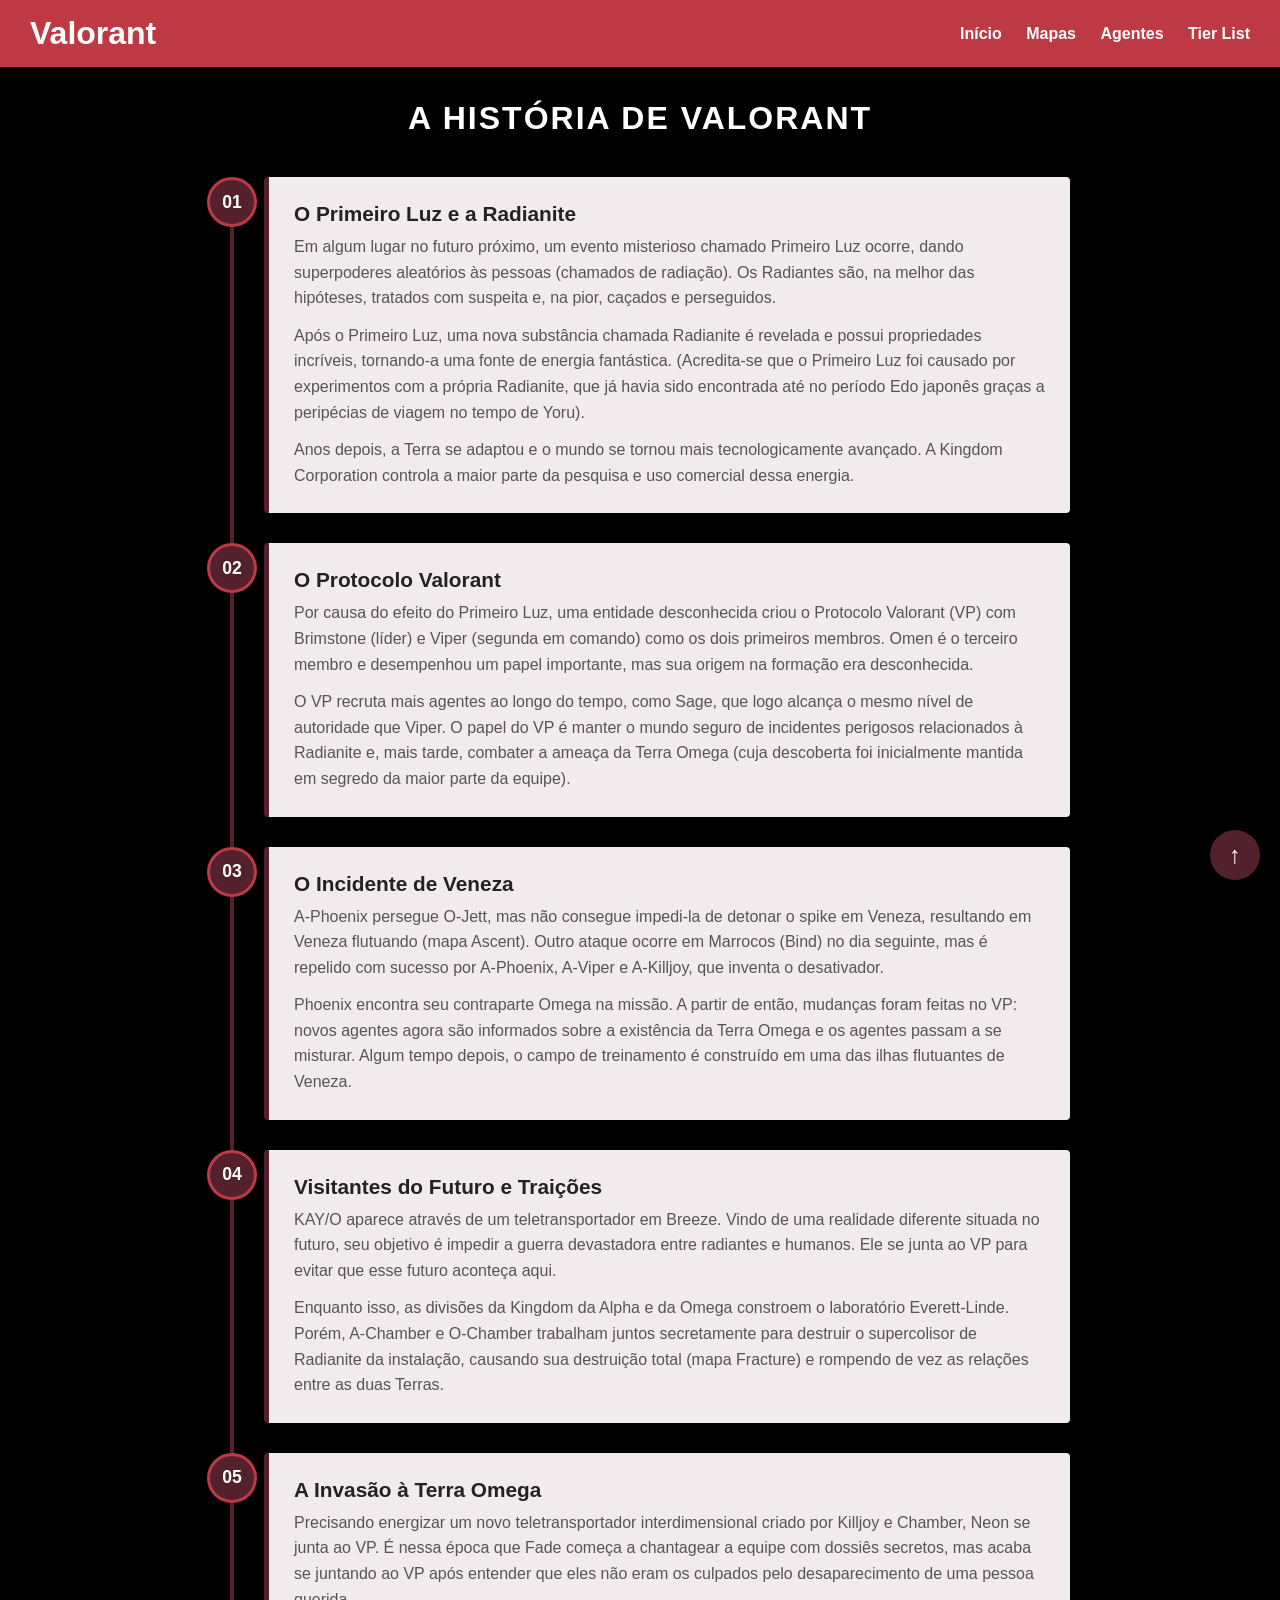
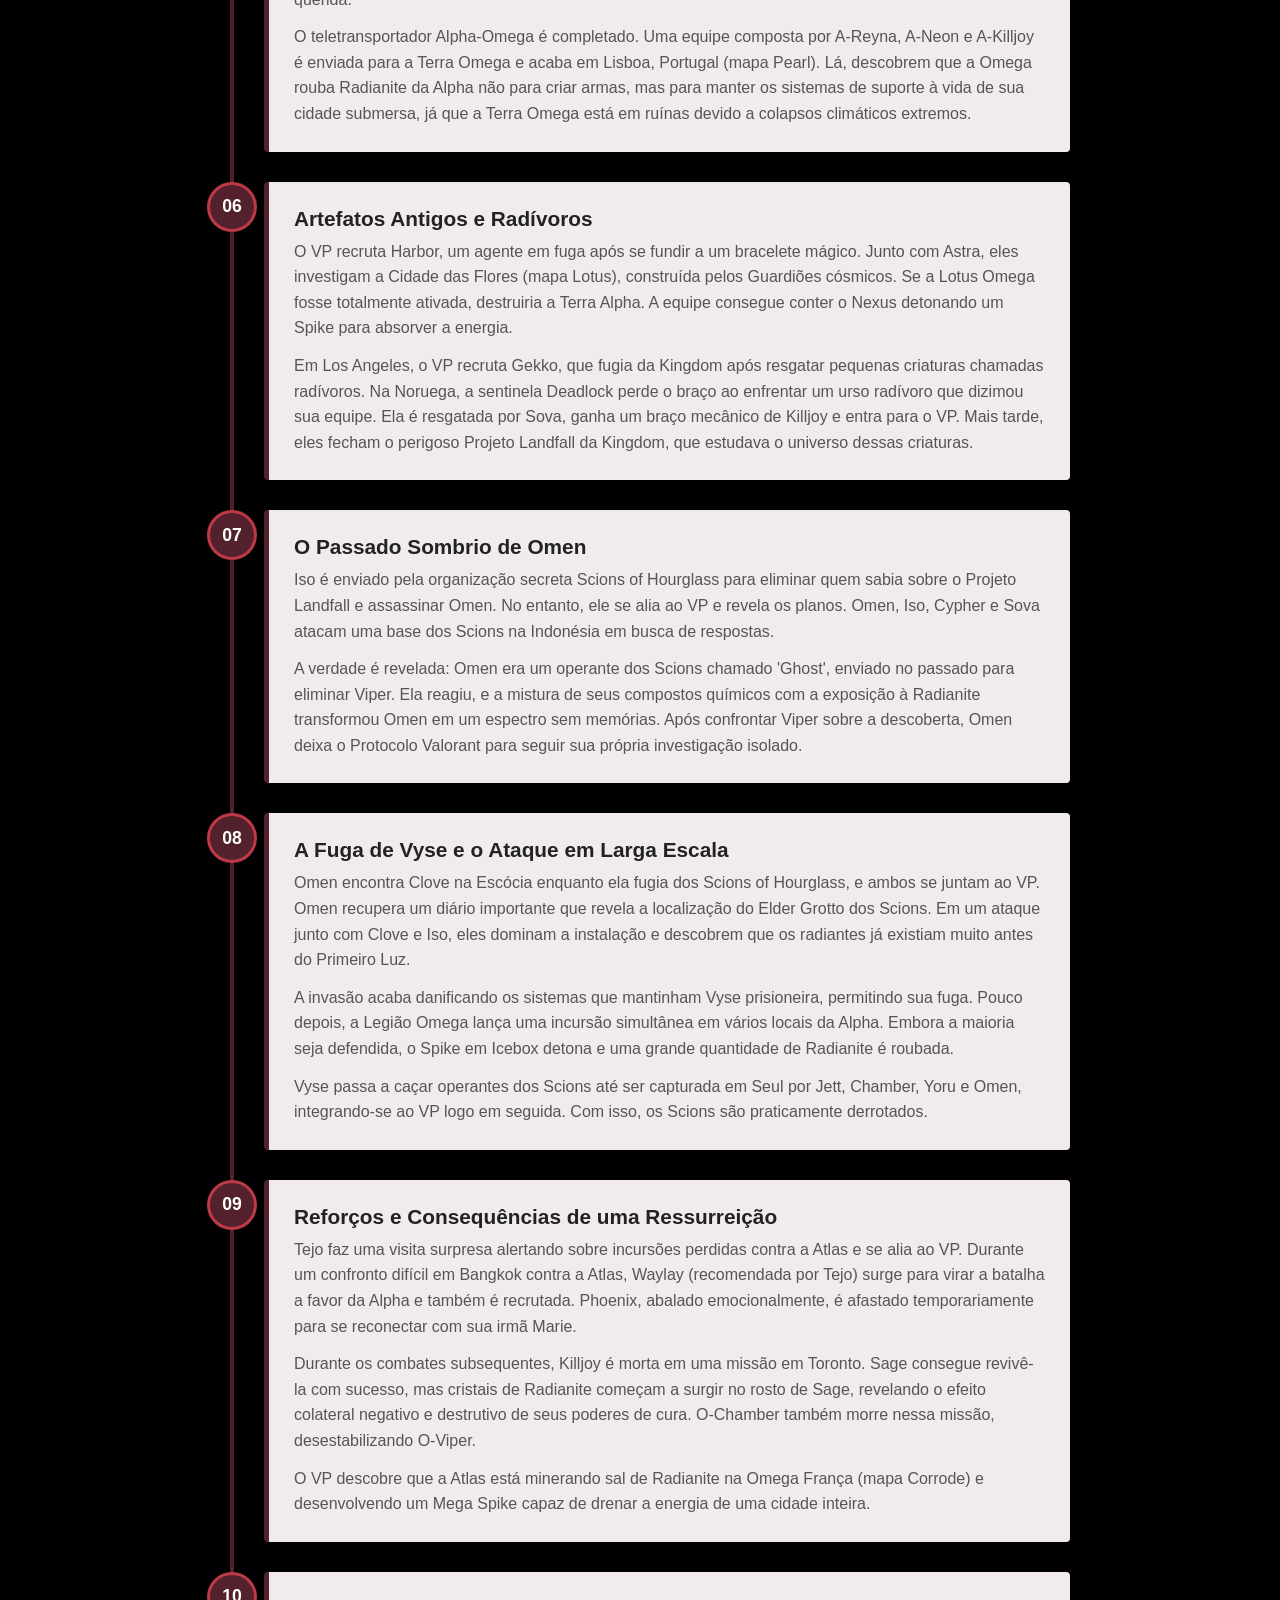
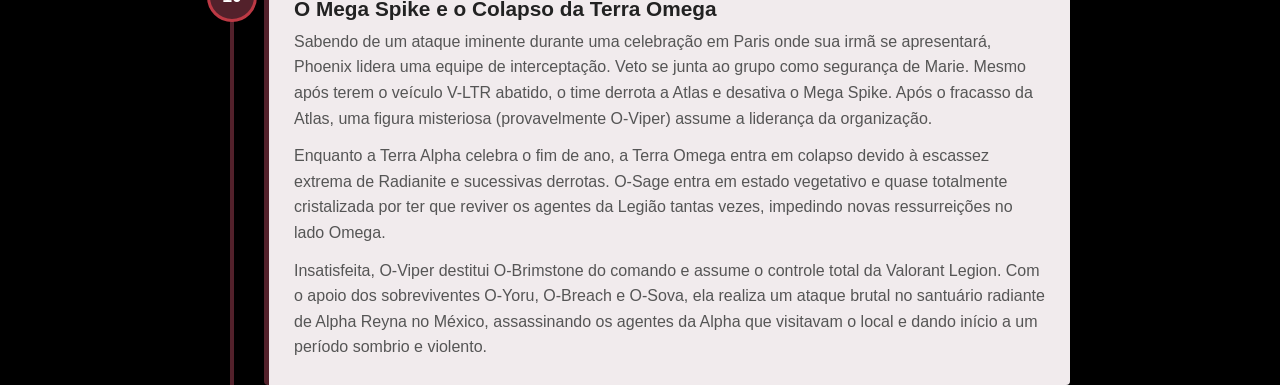
<file: index.html>
<!DOCTYPE html>
<html lang="pt-BR">
<head>
    <meta charset="UTF-8">
    <meta name="viewport" content="width=device-width, initial-scale=1.0">
    <title>Início</title>
    <link rel="stylesheet" href="style.css">
</head>
<body>

    <header class="cabecalho-fixo">
        <h1>Valorant</h1>
        <nav>
            <a href="index.html">Início</a>
            <a href="mapas.html">Mapas</a>
            <a href="agentes.html">Agentes</a>
            <a href="tierlist.html">Tier List</a>
        </nav>
    </header>

    <div class="container-lore">
    <h2 class="titulo-lore">A História de Valorant</h2>
    
    <div class="timeline">

        <div class="timeline-item">
            <div class="timeline-badge">01</div>
            <div class="secao-texto">
                <h3>O Primeiro Luz e a Radianite</h3>
                <p>Em algum lugar no futuro próximo, um evento misterioso chamado Primeiro Luz ocorre, dando superpoderes aleatórios às pessoas (chamados de radiação). Os Radiantes são, na melhor das hipóteses, tratados com suspeita e, na pior, caçados e perseguidos.</p>
                <p>Após o Primeiro Luz, uma nova substância chamada Radianite é revelada e possui propriedades incríveis, tornando-a uma fonte de energia fantástica. (Acredita-se que o Primeiro Luz foi causado por experimentos com a própria Radianite, que já havia sido encontrada até no período Edo japonês graças a peripécias de viagem no tempo de Yoru).</p>
                <p>Anos depois, a Terra se adaptou e o mundo se tornou mais tecnologicamente avançado. A Kingdom Corporation controla a maior parte da pesquisa e uso comercial dessa energia.</p>
            </div>
        </div>

        <div class="timeline-item">
            <div class="timeline-badge">02</div>
            <div class="secao-texto">
                <h3>O Protocolo Valorant</h3>
                <p>Por causa do efeito do Primeiro Luz, uma entidade desconhecida criou o Protocolo Valorant (VP) com Brimstone (líder) e Viper (segunda em comando) como os dois primeiros membros. Omen é o terceiro membro e desempenhou um papel importante, mas sua origem na formação era desconhecida.</p>
                <p>O VP recruta mais agentes ao longo do tempo, como Sage, que logo alcança o mesmo nível de autoridade que Viper. O papel do VP é manter o mundo seguro de incidentes perigosos relacionados à Radianite e, mais tarde, combater a ameaça da Terra Omega (cuja descoberta foi inicialmente mantida em segredo da maior parte da equipe).</p>
            </div>
        </div>

        <div class="timeline-item">
            <div class="timeline-badge">03</div>
            <div class="secao-texto">
                <h3>O Incidente de Veneza</h3>
                <p>A-Phoenix persegue O-Jett, mas não consegue impedi-la de detonar o spike em Veneza, resultando em Veneza flutuando (mapa Ascent). Outro ataque ocorre em Marrocos (Bind) no dia seguinte, mas é repelido com sucesso por A-Phoenix, A-Viper e A-Killjoy, que inventa o desativador.</p>
                <p>Phoenix encontra seu contraparte Omega na missão. A partir de então, mudanças foram feitas no VP: novos agentes agora são informados sobre a existência da Terra Omega e os agentes passam a se misturar. Algum tempo depois, o campo de treinamento é construído em uma das ilhas flutuantes de Veneza.</p>
            </div>
        </div>

        <div class="timeline-item">
            <div class="timeline-badge">04</div>
            <div class="secao-texto">
                <h3>Visitantes do Futuro e Traições</h3>
                <p>KAY/O aparece através de um teletransportador em Breeze. Vindo de uma realidade diferente situada no futuro, seu objetivo é impedir a guerra devastadora entre radiantes e humanos. Ele se junta ao VP para evitar que esse futuro aconteça aqui.</p>
                <p>Enquanto isso, as divisões da Kingdom da Alpha e da Omega constroem o laboratório Everett-Linde. Porém, A-Chamber e O-Chamber trabalham juntos secretamente para destruir o supercolisor de Radianite da instalação, causando sua destruição total (mapa Fracture) e rompendo de vez as relações entre as duas Terras.</p>
            </div>
        </div>

        <div class="timeline-item">
            <div class="timeline-badge">05</div>
            <div class="secao-texto">
                <h3>A Invasão à Terra Omega</h3>
                <p>Precisando energizar um novo teletransportador interdimensional criado por Killjoy e Chamber, Neon se junta ao VP. É nessa época que Fade começa a chantagear a equipe com dossiês secretos, mas acaba se juntando ao VP após entender que eles não eram os culpados pelo desaparecimento de uma pessoa querida.</p>
                <p>O teletransportador Alpha-Omega é completado. Uma equipe composta por A-Reyna, A-Neon e A-Killjoy é enviada para a Terra Omega e acaba em Lisboa, Portugal (mapa Pearl). Lá, descobrem que a Omega rouba Radianite da Alpha não para criar armas, mas para manter os sistemas de suporte à vida de sua cidade submersa, já que a Terra Omega está em ruínas devido a colapsos climáticos extremos.</p>
            </div>
        </div>

        <div class="timeline-item">
            <div class="timeline-badge">06</div>
            <div class="secao-texto">
                <h3>Artefatos Antigos e Radívoros</h3>
                <p>O VP recruta Harbor, um agente em fuga após se fundir a um bracelete mágico. Junto com Astra, eles investigam a Cidade das Flores (mapa Lotus), construída pelos Guardiões cósmicos. Se a Lotus Omega fosse totalmente ativada, destruiria a Terra Alpha. A equipe consegue conter o Nexus detonando um Spike para absorver a energia.</p>
                <p>Em Los Angeles, o VP recruta Gekko, que fugia da Kingdom após resgatar pequenas criaturas chamadas radívoros. Na Noruega, a sentinela Deadlock perde o braço ao enfrentar um urso radívoro que dizimou sua equipe. Ela é resgatada por Sova, ganha um braço mecânico de Killjoy e entra para o VP. Mais tarde, eles fecham o perigoso Projeto Landfall da Kingdom, que estudava o universo dessas criaturas.</p>
            </div>
        </div>

        <div class="timeline-item">
            <div class="timeline-badge">07</div>
            <div class="secao-texto">
                <h3>O Passado Sombrio de Omen</h3>
                <p>Iso é enviado pela organização secreta Scions of Hourglass para eliminar quem sabia sobre o Projeto Landfall e assassinar Omen. No entanto, ele se alia ao VP e revela os planos. Omen, Iso, Cypher e Sova atacam uma base dos Scions na Indonésia em busca de respostas.</p>
                <p>A verdade é revelada: Omen era um operante dos Scions chamado 'Ghost', enviado no passado para eliminar Viper. Ela reagiu, e a mistura de seus compostos químicos com a exposição à Radianite transformou Omen em um espectro sem memórias. Após confrontar Viper sobre a descoberta, Omen deixa o Protocolo Valorant para seguir sua própria investigação isolado.</p>
            </div>
        </div>

        <div class="timeline-item">
            <div class="timeline-badge">08</div>
            <div class="secao-texto">
                <h3>A Fuga de Vyse e o Ataque em Larga Escala</h3>
                <p>Omen encontra Clove na Escócia enquanto ela fugia dos Scions of Hourglass, e ambos se juntam ao VP. Omen recupera um diário importante que revela a localização do Elder Grotto dos Scions. Em um ataque junto com Clove e Iso, eles dominam a instalação e descobrem que os radiantes já existiam muito antes do Primeiro Luz.</p>
                <p>A invasão acaba danificando os sistemas que mantinham Vyse prisioneira, permitindo sua fuga. Pouco depois, a Legião Omega lança uma incursão simultânea em vários locais da Alpha. Embora a maioria seja defendida, o Spike em Icebox detona e uma grande quantidade de Radianite é roubada.</p>
                <p>Vyse passa a caçar operantes dos Scions até ser capturada em Seul por Jett, Chamber, Yoru e Omen, integrando-se ao VP logo em seguida. Com isso, os Scions são praticamente derrotados.</p>
            </div>
        </div>

        <div class="timeline-item">
            <div class="timeline-badge">09</div>
            <div class="secao-texto">
                <h3>Reforços e Consequências de uma Ressurreição</h3>
                <p>Tejo faz uma visita surpresa alertando sobre incursões perdidas contra a Atlas e se alia ao VP. Durante um confronto difícil em Bangkok contra a Atlas, Waylay (recomendada por Tejo) surge para virar a batalha a favor da Alpha e também é recrutada. Phoenix, abalado emocionalmente, é afastado temporariamente para se reconectar com sua irmã Marie.</p>
                <p>Durante os combates subsequentes, Killjoy é morta em uma missão em Toronto. Sage consegue revivê-la com sucesso, mas cristais de Radianite começam a surgir no rosto de Sage, revelando o efeito colateral negativo e destrutivo de seus poderes de cura. O-Chamber também morre nessa missão, desestabilizando O-Viper.</p>
                <p>O VP descobre que a Atlas está minerando sal de Radianite na Omega França (mapa Corrode) e desenvolvendo um Mega Spike capaz de drenar a energia de uma cidade inteira.</p>
            </div>
        </div>

        <div class="timeline-item">
            <div class="timeline-badge">10</div>
            <div class="secao-texto">
                <h3>O Mega Spike e o Colapso da Terra Omega</h3>
                <p>Sabendo de um ataque iminente durante uma celebração em Paris onde sua irmã se apresentará, Phoenix lidera uma equipe de interceptação. Veto se junta ao grupo como segurança de Marie. Mesmo após terem o veículo V-LTR abatido, o time derrota a Atlas e desativa o Mega Spike. Após o fracasso da Atlas, uma figura misteriosa (provavelmente O-Viper) assume a liderança da organização.</p>
                <p>Enquanto a Terra Alpha celebra o fim de ano, a Terra Omega entra em colapso devido à escassez extrema de Radianite e sucessivas derrotas. O-Sage entra em estado vegetativo e quase totalmente cristalizada por ter que reviver os agentes da Legião tantas vezes, impedindo novas ressurreições no lado Omega.</p>
                <p>Insatisfeita, O-Viper destitui O-Brimstone do comando e assume o controle total da Valorant Legion. Com o apoio dos sobreviventes O-Yoru, O-Breach e O-Sova, ela realiza um ataque brutal no santuário radiante de Alpha Reyna no México, assassinando os agentes da Alpha que visitavam o local e dando início a um período sombrio e violento.</p>
            </div>
        </div>


    </div>
</div>

<a href="#" class="botao-topo">↑</a>


</body>
</html>
</file>
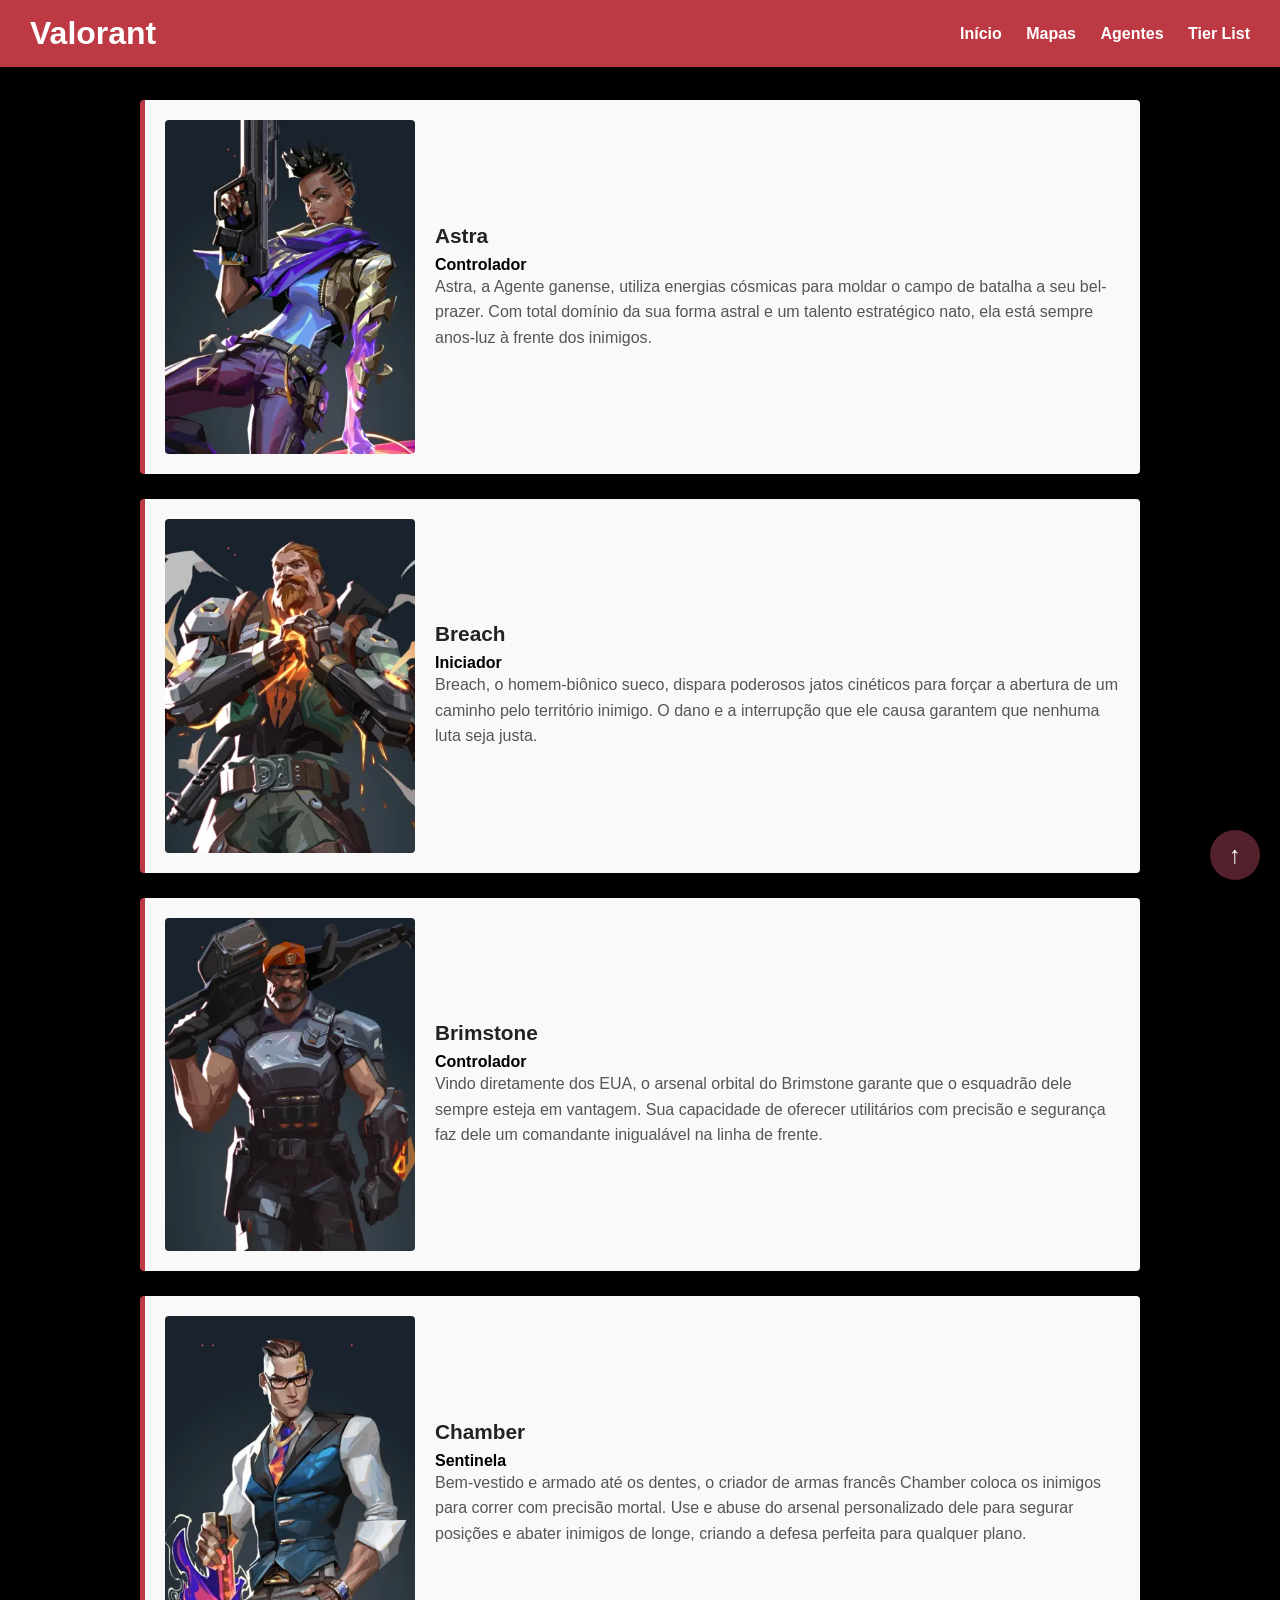
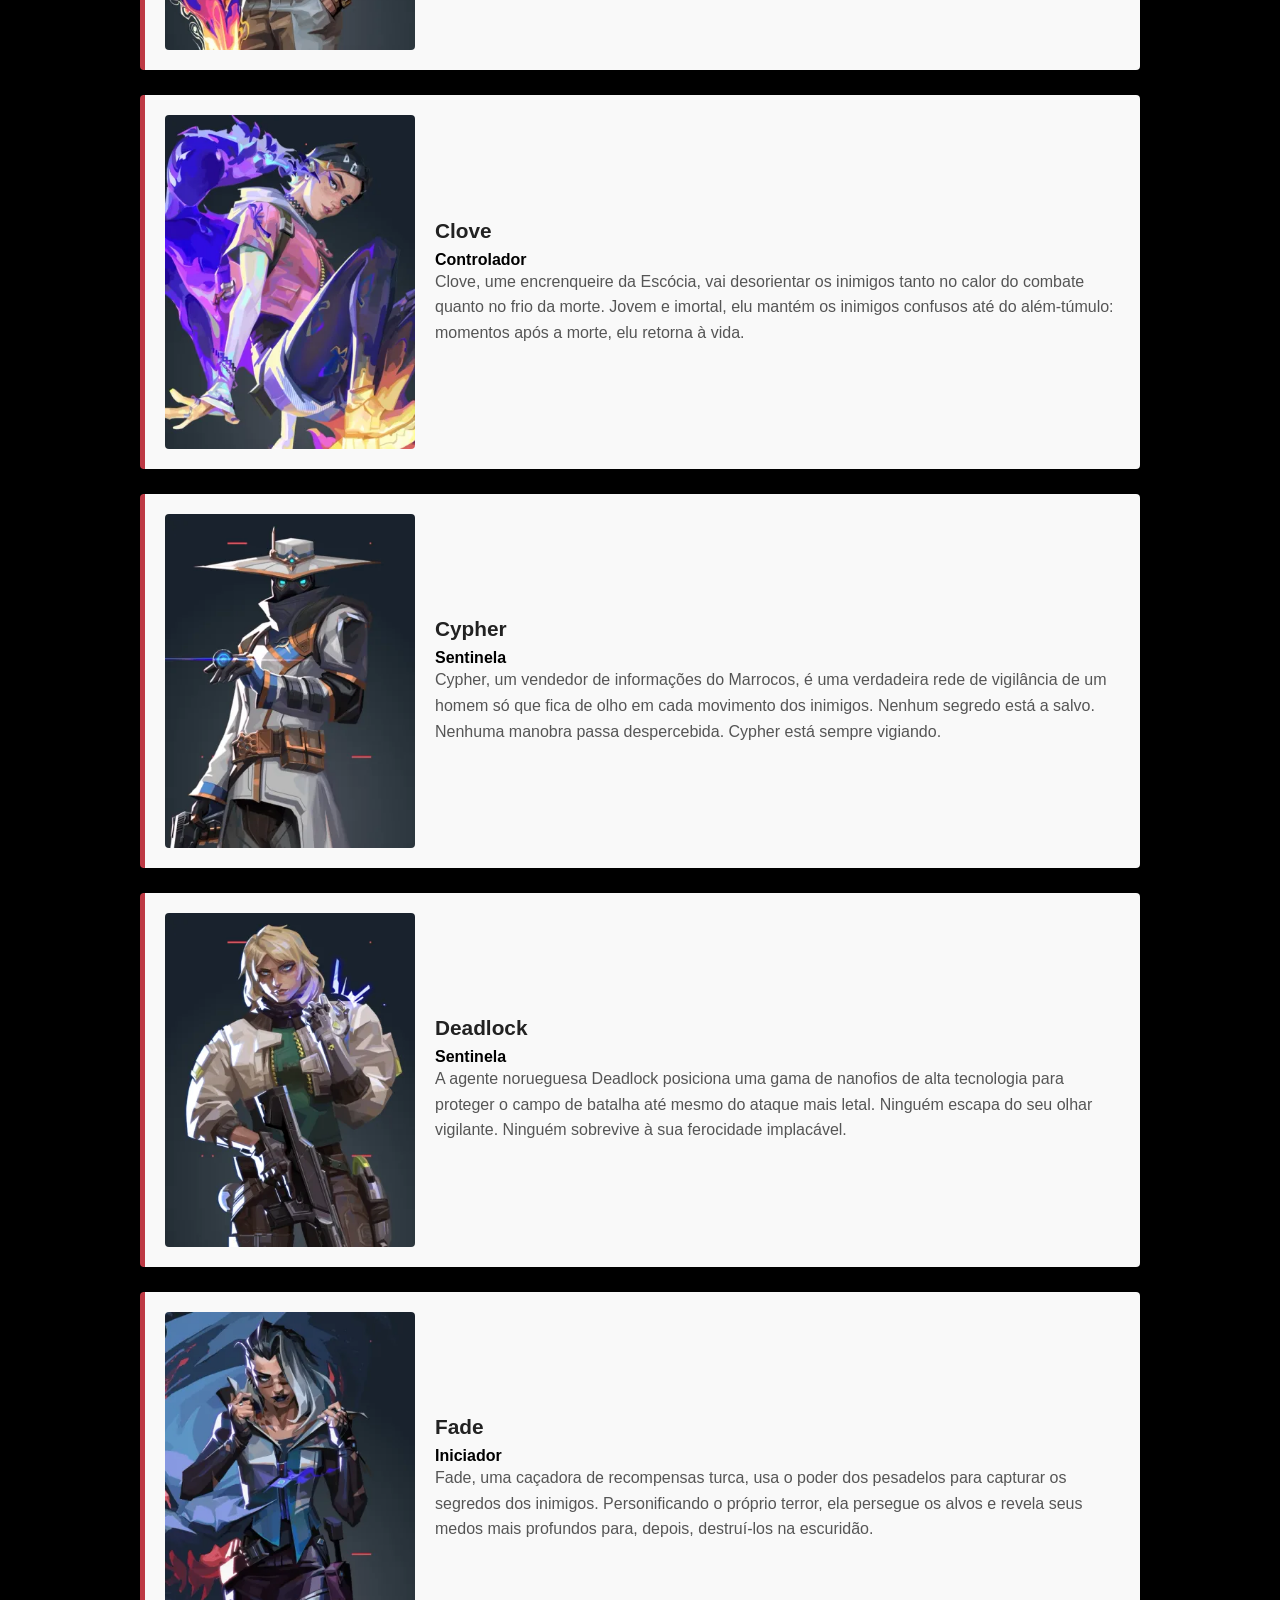
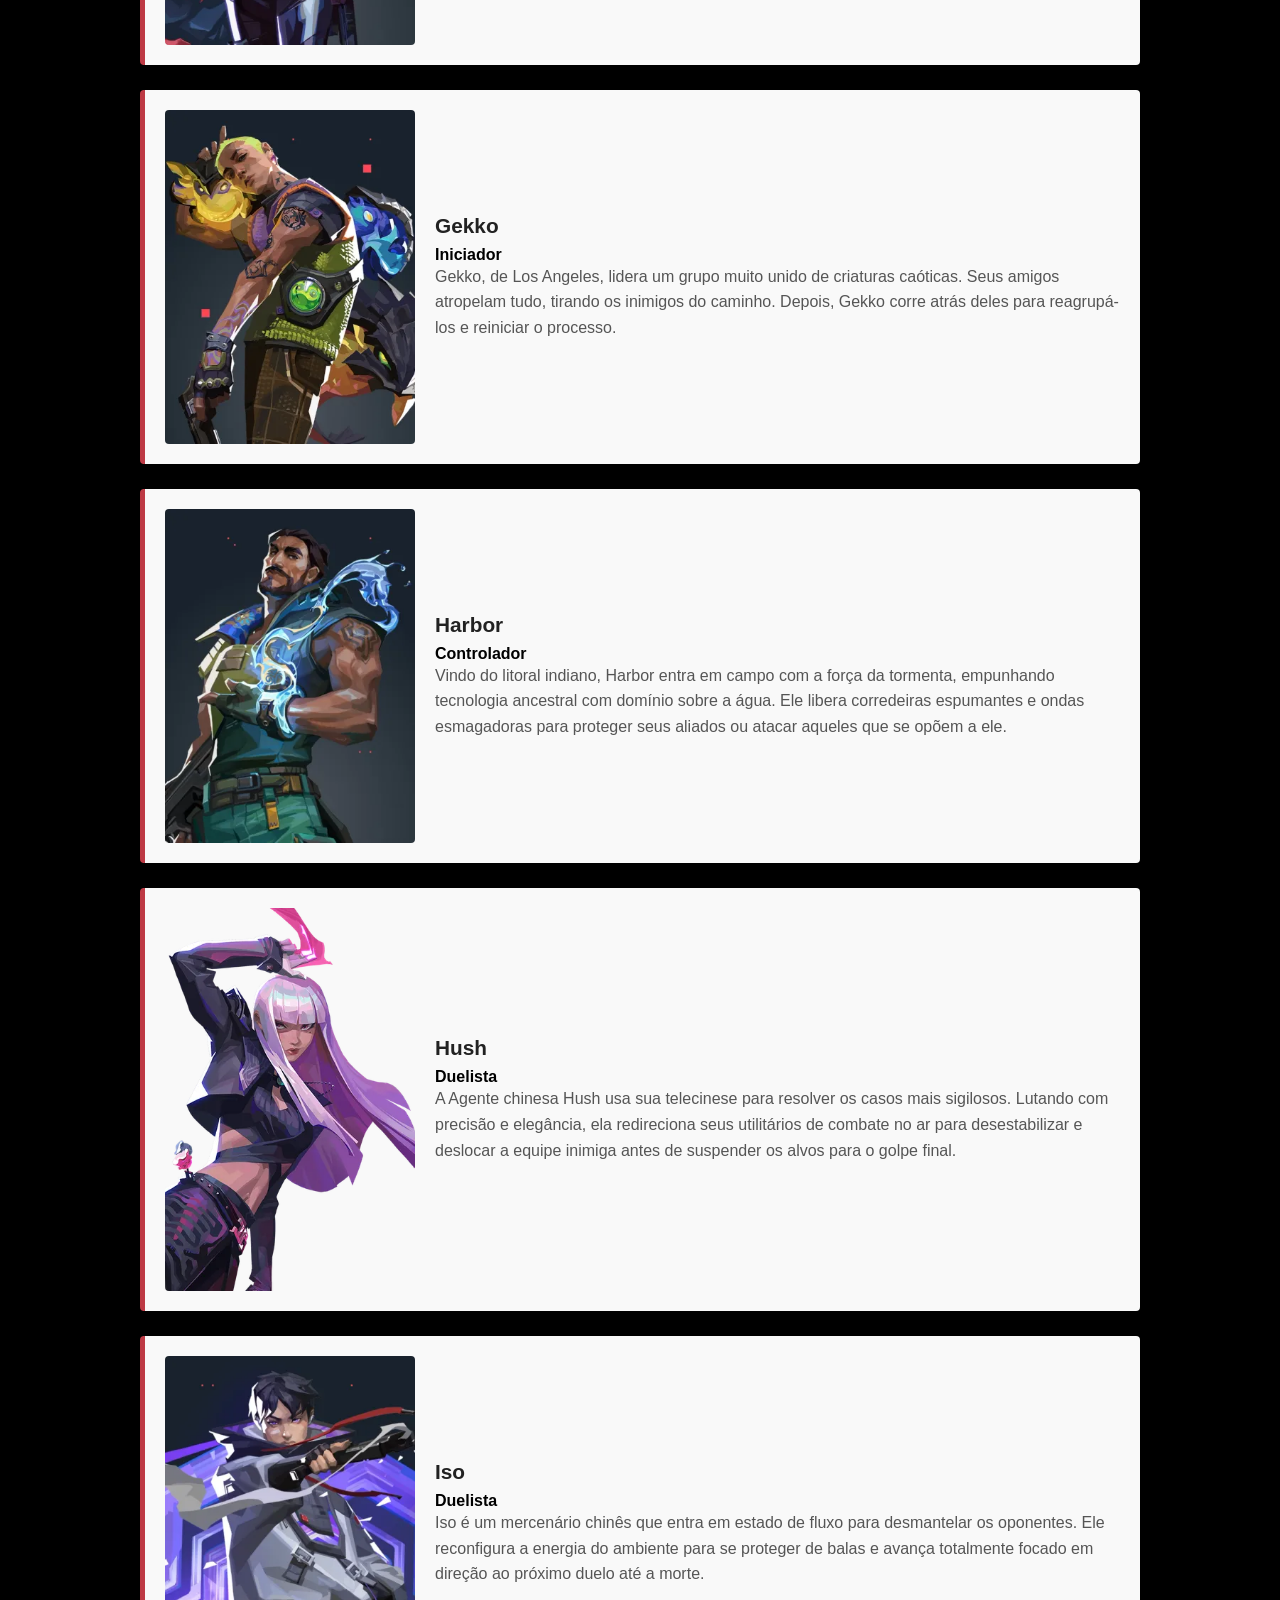
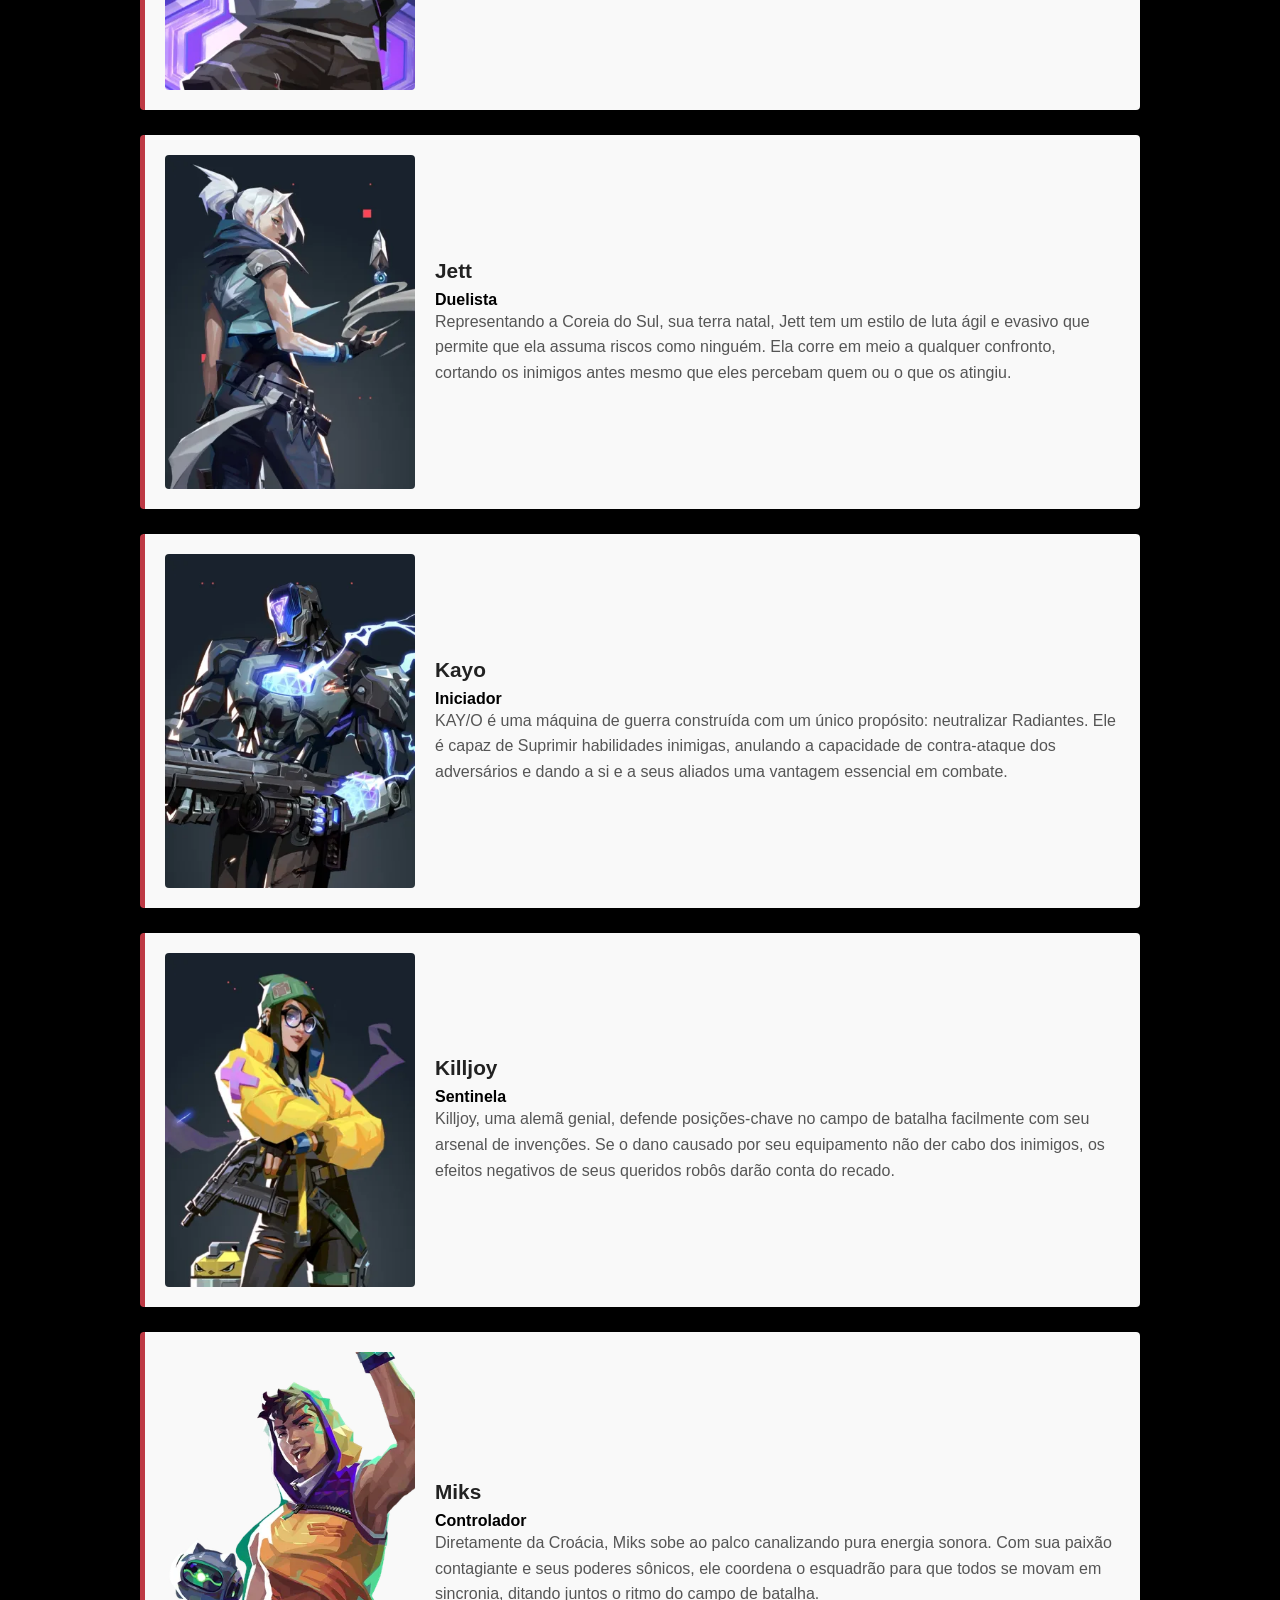
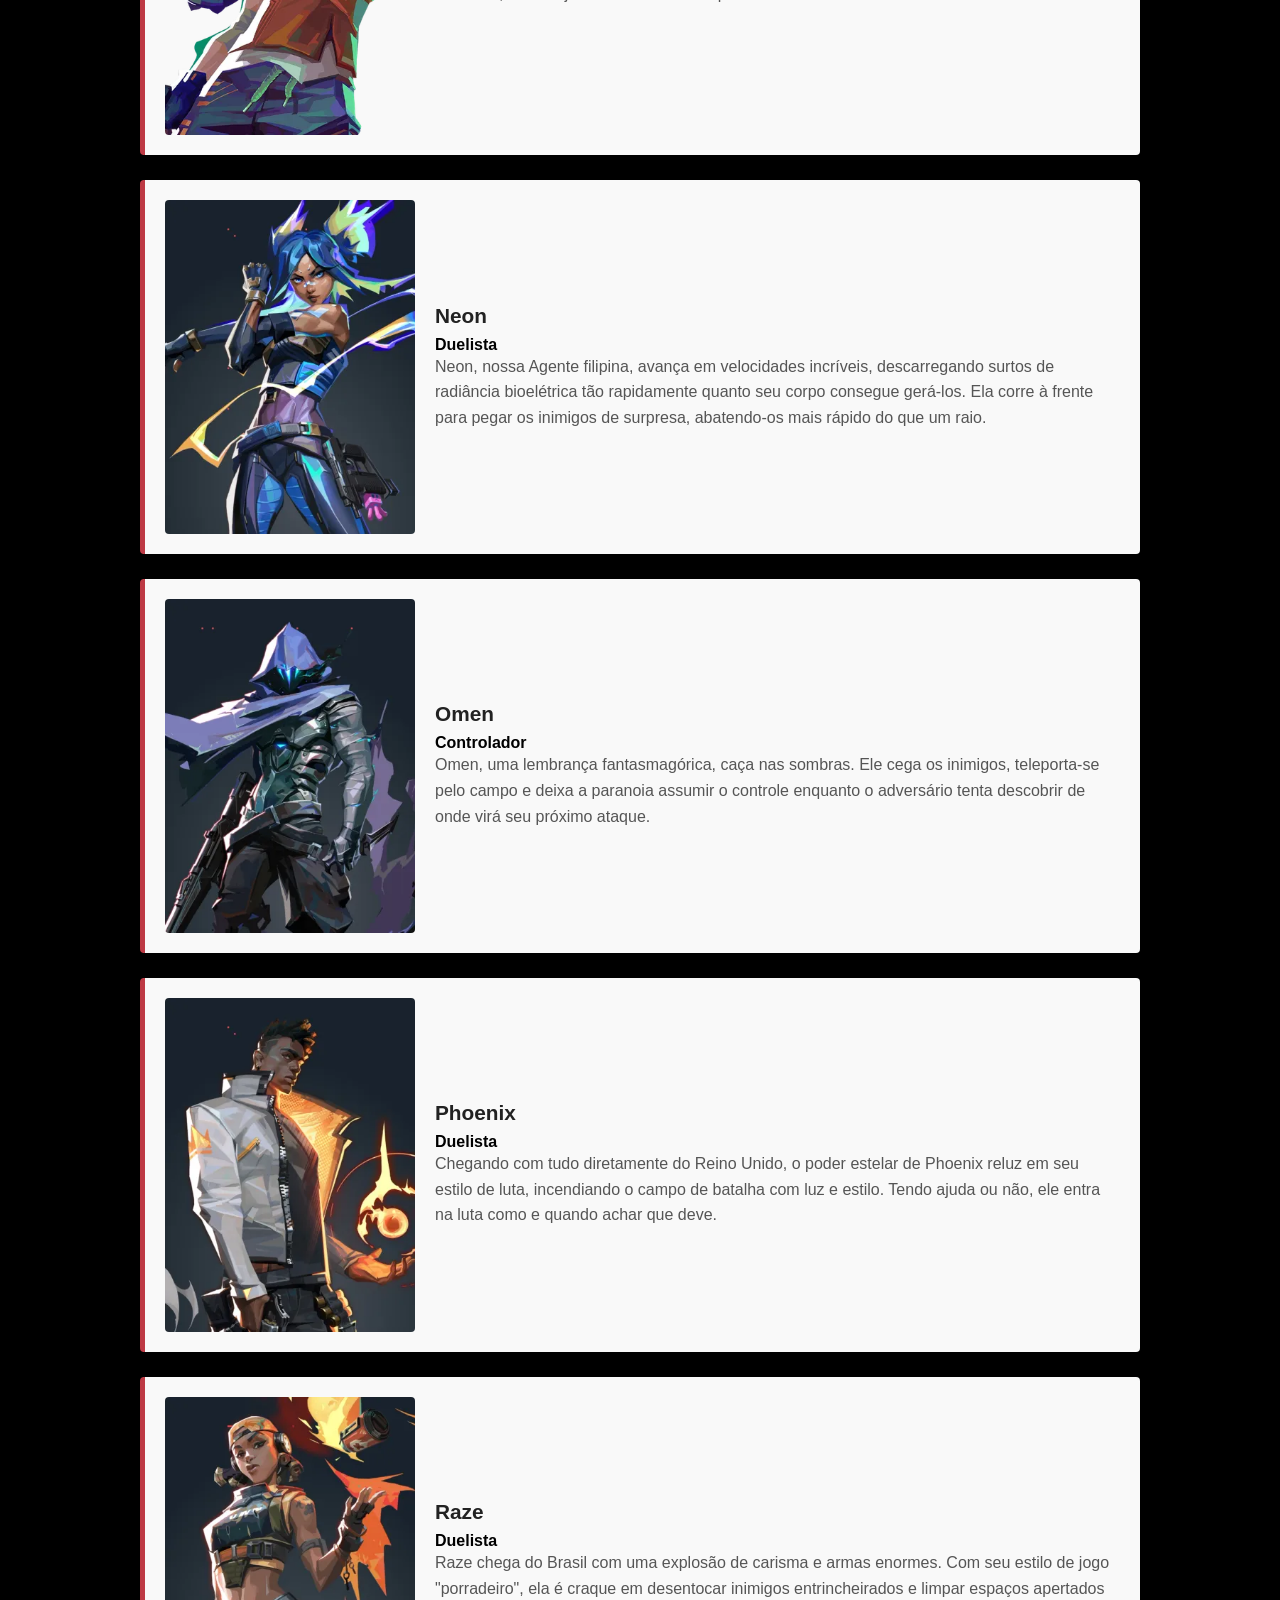
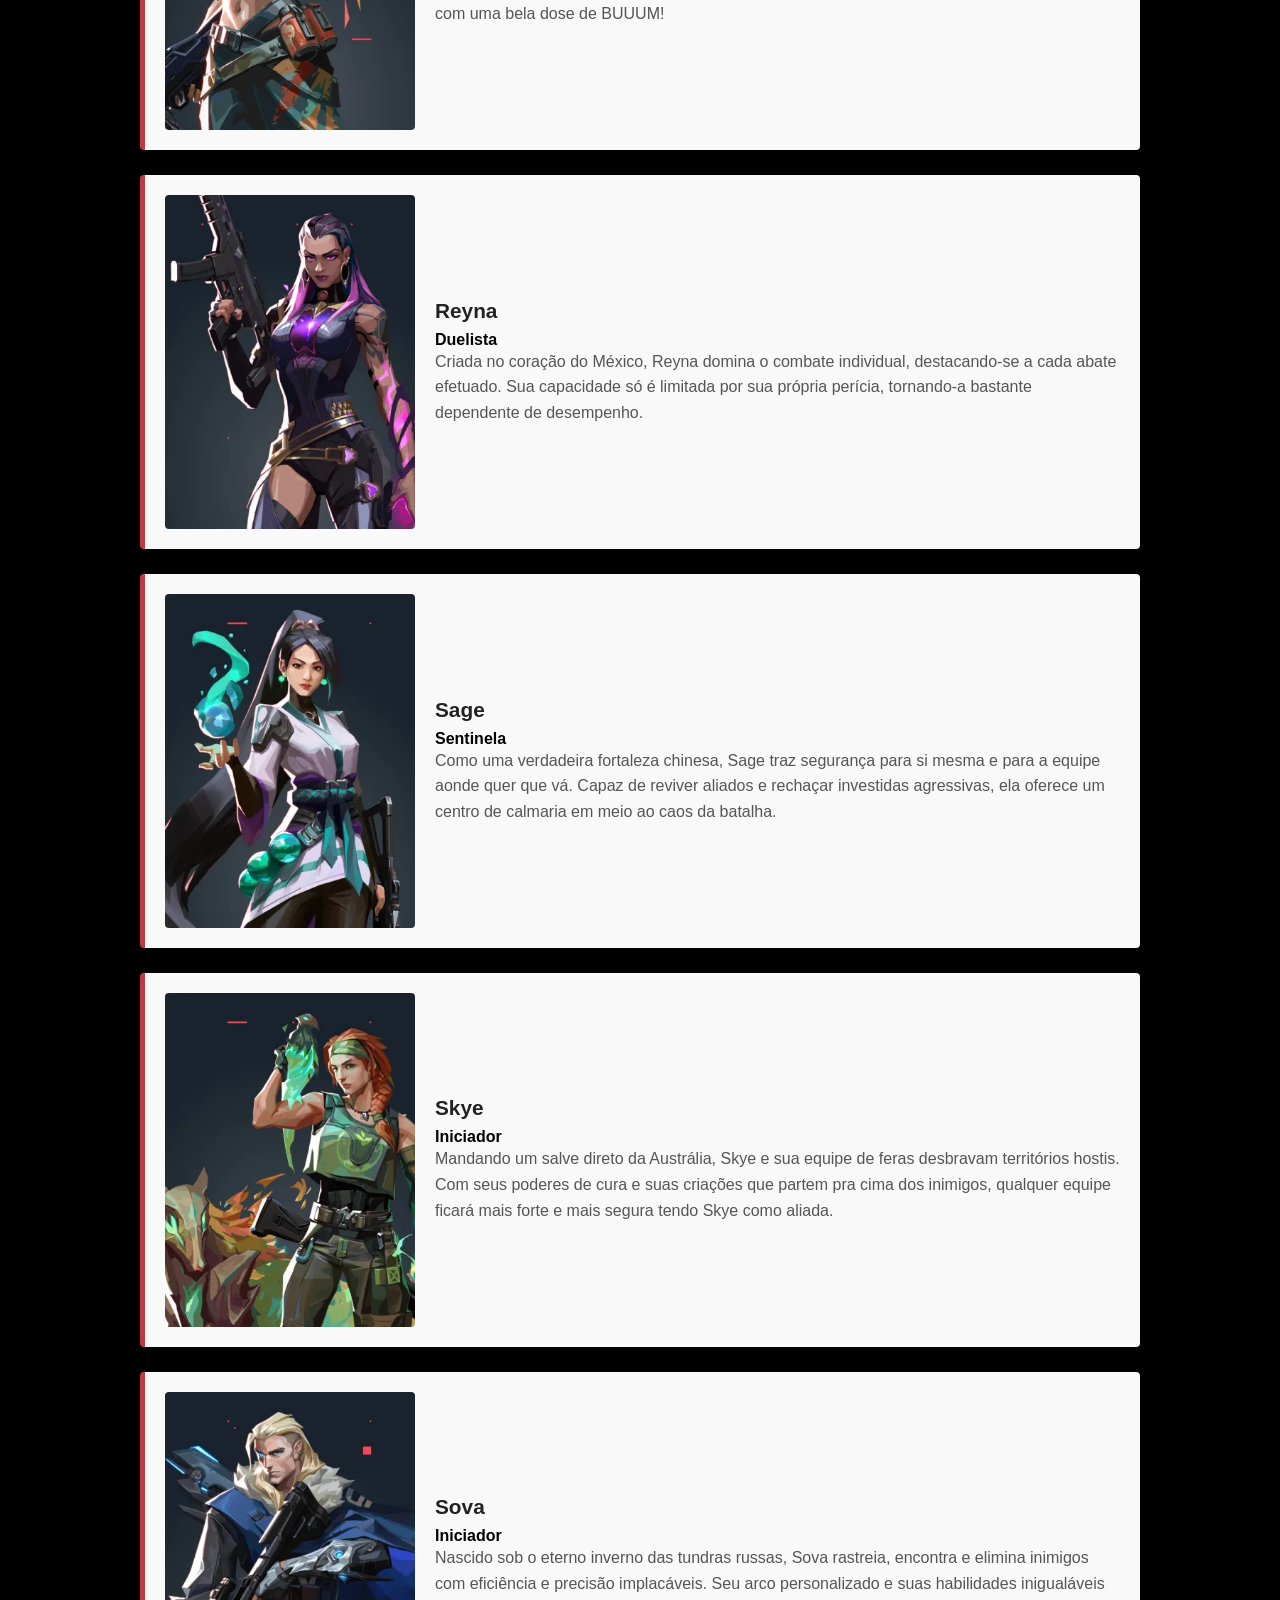
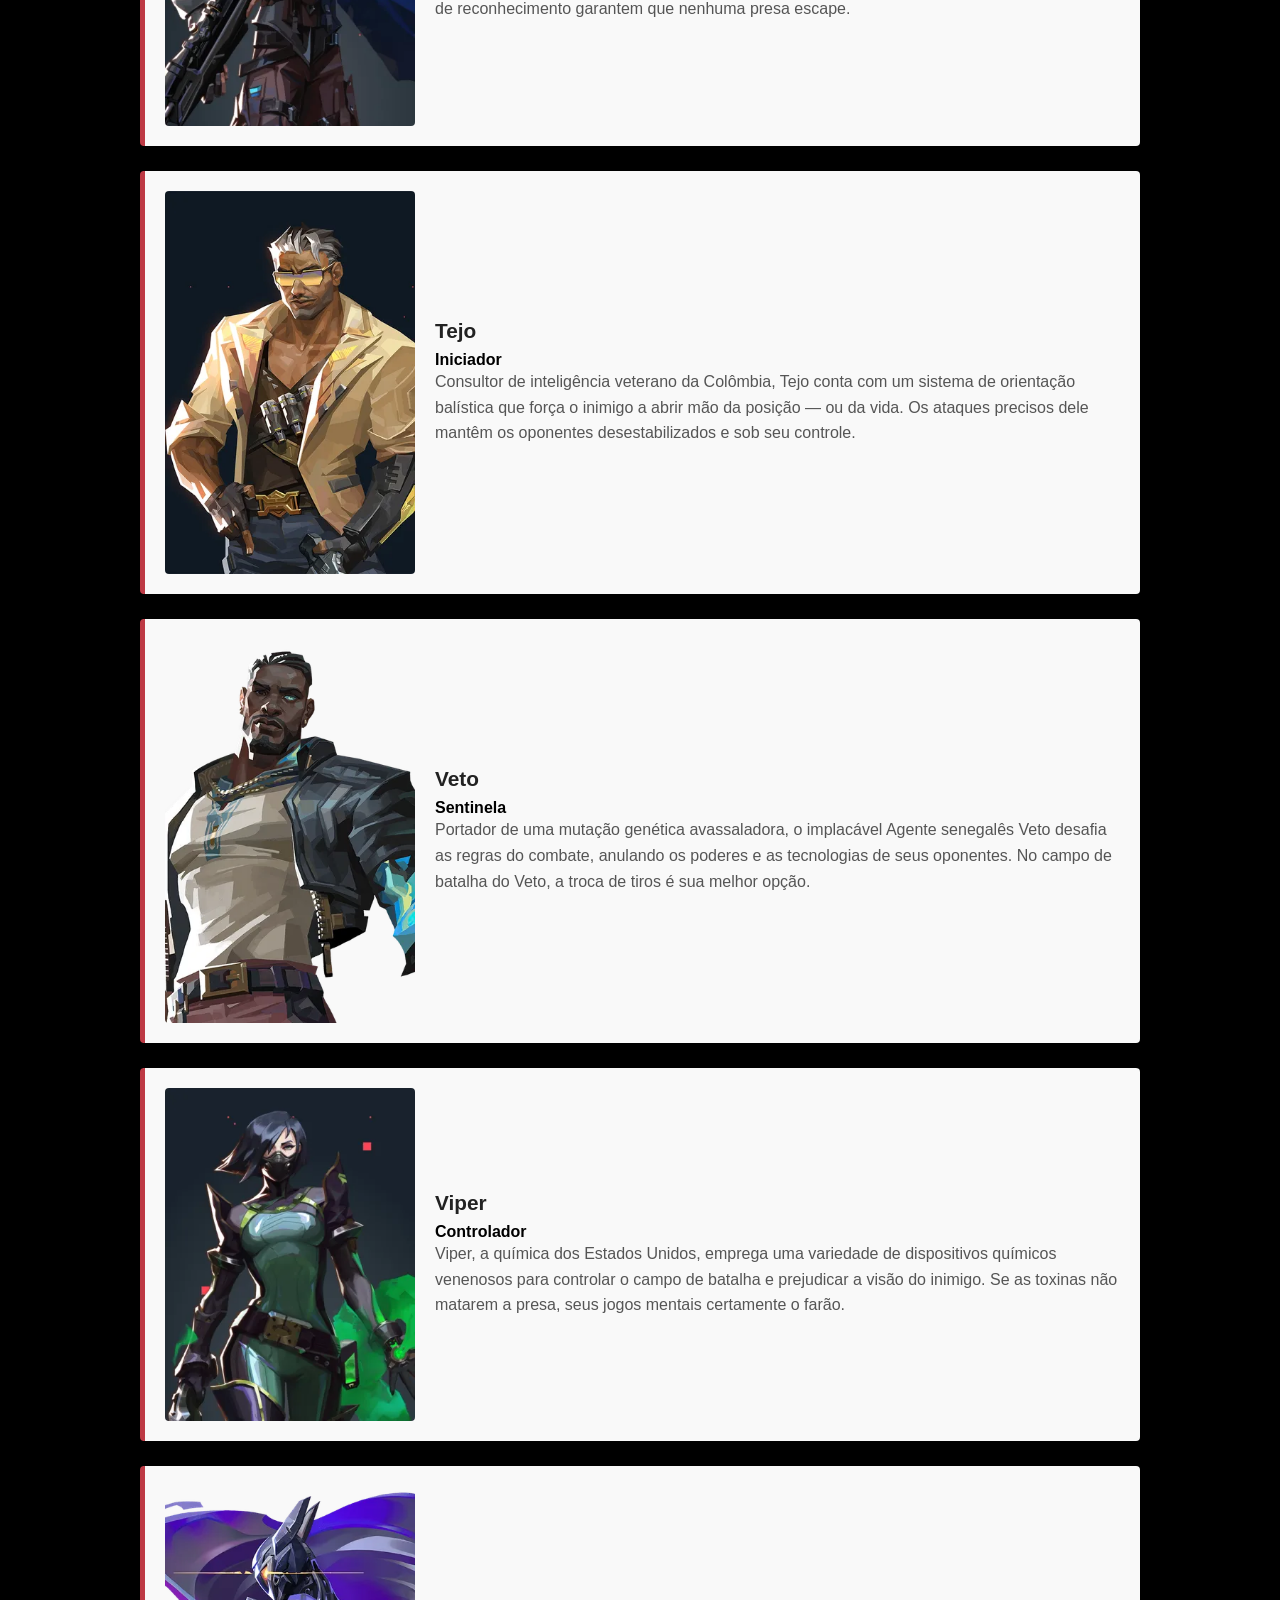
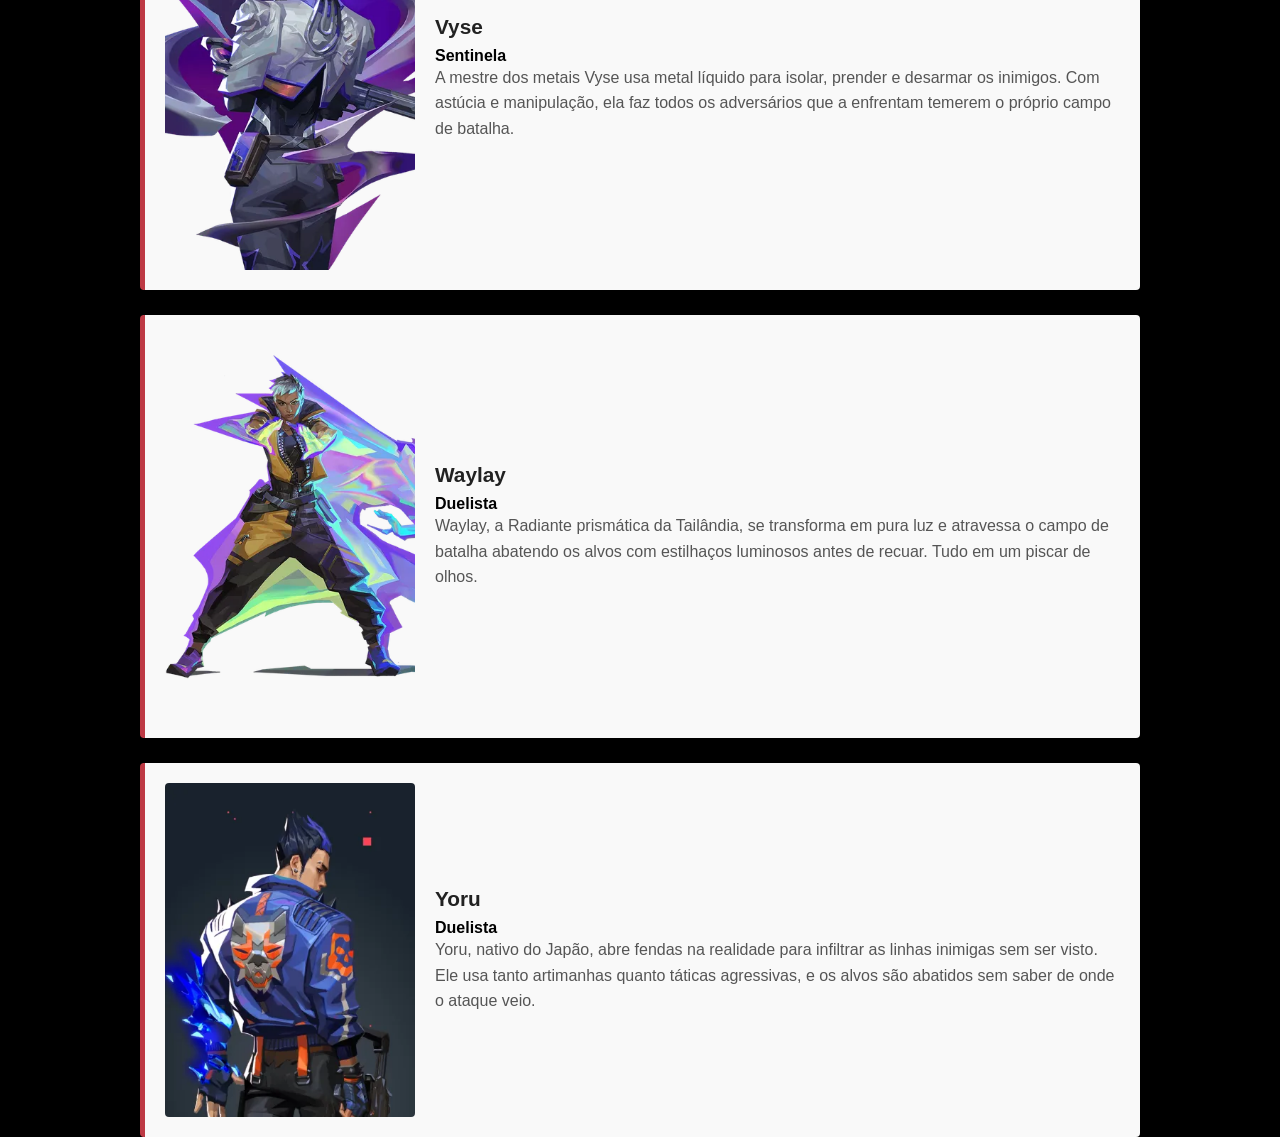
<file: agentes.html>
<!DOCTYPE html>
<html lang="pt-BR">
<head>
    <meta charset="UTF-8">
    <meta name="viewport" content="width=device-width, initial-scale=1.0">
    <title>Agentes</title>
    <link rel="stylesheet" href="style.css">
</head>
<a href="#" class="botao-topo">↑</a>
<body>

    <header class="cabecalho-fixo">
        <h1>Valorant</h1>
        <nav>
            <a href="index.html">Início</a>
            <a href="mapas.html">Mapas</a>
            <a href="agentes.html">Agentes</a>
            <a href="tierlist.html">Tier List</a>
        </nav>
    </header>

    <div class="container-secoes">

    <section class="secao-item">
        <img src="img Agentes/Astra.webp" alt="Imagem 1">
        <div class="secao-texto">
            <h3>Astra</h3>
            <h4>Controlador</h4>
            <p>Astra, a Agente ganense, utiliza energias cósmicas para moldar o campo de batalha a seu bel-prazer. Com total domínio da sua forma astral e um talento estratégico nato, ela está sempre anos-luz à frente dos inimigos.</p>
        </div>
    </section>

    <section class="secao-item">
        <img src="img Agentes/Breach.webp" alt="Imagem 2">
        <div class="secao-texto">
            <h3>Breach</h3>
            <h4>Iniciador</h4>
            <p>Breach, o homem-biônico sueco, dispara poderosos jatos cinéticos para forçar a abertura de um caminho pelo território inimigo. O dano e a interrupção que ele causa garantem que nenhuma luta seja justa.</p>
        </div>
    </section>

    <section class="secao-item">
        <img src="img Agentes/Brimstone.webp" alt="Imagem 3">
        <div class="secao-texto">
            <h3>Brimstone</h3>
            <h4>Controlador</h4>
            <p>Vindo diretamente dos EUA, o arsenal orbital do Brimstone garante que o esquadrão dele sempre esteja em vantagem. Sua capacidade de oferecer utilitários com precisão e segurança faz dele um comandante inigualável na linha de frente.</p>
        </div>
    </section>

    <section class="secao-item">
        <img src="img Agentes/Chamber.webp" alt="Imagem 4">
        <div class="secao-texto">
            <h3>Chamber</h3>
            <h4>Sentinela</h4>
            <p>Bem-vestido e armado até os dentes, o criador de armas francês Chamber coloca os inimigos para correr com precisão mortal. Use e abuse do arsenal personalizado dele para segurar posições e abater inimigos de longe, criando a defesa perfeita para qualquer plano.</p>
        </div>
    </section>

    <section class="secao-item">
        <img src="img Agentes/Clove.webp" alt="Imagem 5">
        <div class="secao-texto">
            <h3>Clove</h3>
            <h4>Controlador</h4>
            <p>Clove, ume encrenqueire da Escócia, vai desorientar os inimigos tanto no calor do combate quanto no frio da morte. Jovem e imortal, elu mantém os inimigos confusos até do além-túmulo: momentos após a morte, elu retorna à vida.</p>
        </div>
    </section>

    <section class="secao-item">
        <img src="img Agentes/Cypher.webp" alt="Imagem 6">
        <div class="secao-texto">
            <h3>Cypher</h3>
            <h4>Sentinela</h4>
            <p>Cypher, um vendedor de informações do Marrocos, é uma verdadeira rede de vigilância de um homem só que fica de olho em cada movimento dos inimigos. Nenhum segredo está a salvo. Nenhuma manobra passa despercebida. Cypher está sempre vigiando.</p>
        </div>
    </section>

    <section class="secao-item">
        <img src="img Agentes/Deadlock.webp" alt="Imagem 7">
        <div class="secao-texto">
            <h3>Deadlock</h3>
            <h4>Sentinela</h4>
            <p>A agente norueguesa Deadlock posiciona uma gama de nanofios de alta tecnologia para proteger o campo de batalha até mesmo do ataque mais letal. Ninguém escapa do seu olhar vigilante. Ninguém sobrevive à sua ferocidade implacável.</p>
        </div>
    </section>

    <section class="secao-item">
        <img src="img Agentes/Fade.webp" alt="Imagem 8">
        <div class="secao-texto">
            <h3>Fade</h3>
            <h4>Iniciador</h4>
            <p>Fade, uma caçadora de recompensas turca, usa o poder dos pesadelos para capturar os segredos dos inimigos. Personificando o próprio terror, ela persegue os alvos e revela seus medos mais profundos para, depois, destruí-los na escuridão.</p>
        </div>
    </section>

    <section class="secao-item">
        <img src="img Agentes/Gekko.webp" alt="Imagem 9">
        <div class="secao-texto">
            <h3>Gekko</h3>
            <h4>Iniciador</h4>
            <p>Gekko, de Los Angeles, lidera um grupo muito unido de criaturas caóticas. Seus amigos atropelam tudo, tirando os inimigos do caminho. Depois, Gekko corre atrás deles para reagrupá-los e reiniciar o processo.</p>
        </div>
    </section>

    <section class="secao-item">
        <img src="img Agentes/Harbor.webp" alt="Imagem 10">
        <div class="secao-texto">
            <h3>Harbor</h3>
            <h4>Controlador</h4>
            <p>Vindo do litoral indiano, Harbor entra em campo com a força da tormenta, empunhando tecnologia ancestral com domínio sobre a água. Ele libera corredeiras espumantes e ondas esmagadoras para proteger seus aliados ou atacar aqueles que se opõem a ele.</p>
        </div>
    </section>

    <section class="secao-item">
        <img src="img Agentes/Hush.webp" alt="Imagem 11">
        <div class="secao-texto">
            <h3>Hush</h3>
            <h4>Duelista</h4>
            <p>A Agente chinesa Hush usa sua telecinese para resolver os casos mais sigilosos. Lutando com precisão e elegância, ela redireciona seus utilitários de combate no ar para desestabilizar e deslocar a equipe inimiga antes de suspender os alvos para o golpe final.</p>
        </div>
    </section>

    <section class="secao-item">
        <img src="img Agentes/Iso.webp" alt="Imagem 12">
        <div class="secao-texto">
            <h3>Iso</h3>
            <h4>Duelista</h4>
            <p>Iso é um mercenário chinês que entra em estado de fluxo para desmantelar os oponentes. Ele reconfigura a energia do ambiente para se proteger de balas e avança totalmente focado em direção ao próximo duelo até a morte.</p>
        </div>
    </section>

    <section class="secao-item">
        <img src="img Agentes/Jett.webp" alt="Imagem 13">
        <div class="secao-texto">
            <h3>Jett</h3>
            <h4>Duelista</h4>
            <p>Representando a Coreia do Sul, sua terra natal, Jett tem um estilo de luta ágil e evasivo que permite que ela assuma riscos como ninguém. Ela corre em meio a qualquer confronto, cortando os inimigos antes mesmo que eles percebam quem ou o que os atingiu.</p>
        </div>
    </section>

    <section class="secao-item">
        <img src="img Agentes/Kayo.webp" alt="Imagem 14">
        <div class="secao-texto">
            <h3>Kayo</h3>
            <h4>Iniciador</h4>
            <p>KAY/O é uma máquina de guerra construída com um único propósito: neutralizar Radiantes. Ele é capaz de Suprimir habilidades inimigas, anulando a capacidade de contra-ataque dos adversários e dando a si e a seus aliados uma vantagem essencial em combate.</p>
        </div>
    </section>

    <section class="secao-item">
        <img src="img Agentes/Killjoy.webp" alt="Imagem 15">
        <div class="secao-texto">
            <h3>Killjoy</h3>
            <h4>Sentinela</h4>
            <p>Killjoy, uma alemã genial, defende posições-chave no campo de batalha facilmente com seu arsenal de invenções. Se o dano causado por seu equipamento não der cabo dos inimigos, os efeitos negativos de seus queridos robôs darão conta do recado.</p>
        </div>
    </section>

    <section class="secao-item">
        <img src="img Agentes/Miks.webp" alt="Imagem 16">
        <div class="secao-texto">
            <h3>Miks</h3>
            <h4>Controlador</h4>
            <p>Diretamente da Croácia, Miks sobe ao palco canalizando pura energia sonora. Com sua paixão contagiante e seus poderes sônicos, ele coordena o esquadrão para que todos se movam em sincronia, ditando juntos o ritmo do campo de batalha.</p>
        </div>
    </section>

    <section class="secao-item">
        <img src="img Agentes/Neon.webp" alt="Imagem 17">
        <div class="secao-texto">
            <h3>Neon</h3>
            <h4>Duelista</h4>
            <p>Neon, nossa Agente filipina, avança em velocidades incríveis, descarregando surtos de radiância bioelétrica tão rapidamente quanto seu corpo consegue gerá-los. Ela corre à frente para pegar os inimigos de surpresa, abatendo-os mais rápido do que um raio.</p>
        </div>
    </section>

    <section class="secao-item">
        <img src="img Agentes/Omen.webp" alt="Imagem 18">
        <div class="secao-texto">
            <h3>Omen</h3>
            <h4>Controlador</h4>
            <p>Omen, uma lembrança fantasmagórica, caça nas sombras. Ele cega os inimigos, teleporta-se pelo campo e deixa a paranoia assumir o controle enquanto o adversário tenta descobrir de onde virá seu próximo ataque.</p>
        </div>
    </section>

    <section class="secao-item">
        <img src="img Agentes/Phoenix.webp" alt="Imagem 19">
        <div class="secao-texto">
            <h3>Phoenix</h3>
            <h4>Duelista</h4>
            <p>Chegando com tudo diretamente do Reino Unido, o poder estelar de Phoenix reluz em seu estilo de luta, incendiando o campo de batalha com luz e estilo. Tendo ajuda ou não, ele entra na luta como e quando achar que deve.</p>
        </div>
    </section>

    <section class="secao-item">
        <img src="img Agentes/Raze.webp" alt="Imagem 20">
        <div class="secao-texto">
            <h3>Raze</h3>
            <h4>Duelista</h4>
            <p>Raze chega do Brasil com uma explosão de carisma e armas enormes. Com seu estilo de jogo "porradeiro", ela é craque em desentocar inimigos entrincheirados e limpar espaços apertados com uma bela dose de BUUUM!</p>
        </div>
    </section>

    <section class="secao-item">
        <img src="img Agentes/Reyna.webp" alt="Imagem 21">
        <div class="secao-texto">
            <h3>Reyna</h3>
            <h4>Duelista</h4>
            <p>Criada no coração do México, Reyna domina o combate individual, destacando-se a cada abate efetuado. Sua capacidade só é limitada por sua própria perícia, tornando-a bastante dependente de desempenho.</p>
        </div>
    </section>

    <section class="secao-item">
        <img src="img Agentes/Sage.webp" alt="Imagem 22">
        <div class="secao-texto">
            <h3>Sage</h3>
            <h4>Sentinela</h4>
            <p>Como uma verdadeira fortaleza chinesa, Sage traz segurança para si mesma e para a equipe aonde quer que vá. Capaz de reviver aliados e rechaçar investidas agressivas, ela oferece um centro de calmaria em meio ao caos da batalha.</p>
        </div>
    </section>

    <section class="secao-item">
        <img src="img Agentes/Skye.webp" alt="Imagem 23">
        <div class="secao-texto">
            <h3>Skye</h3>
            <h4>Iniciador</h4>
            <p>Mandando um salve direto da Austrália, Skye e sua equipe de feras desbravam territórios hostis. Com seus poderes de cura e suas criações que partem pra cima dos inimigos, qualquer equipe ficará mais forte e mais segura tendo Skye como aliada.</p>
        </div>
    </section>

    <section class="secao-item">
        <img src="img Agentes/Sova.webp" alt="Imagem 24">
        <div class="secao-texto">
            <h3>Sova</h3>
            <h4>Iniciador</h4>
            <p>Nascido sob o eterno inverno das tundras russas, Sova rastreia, encontra e elimina inimigos com eficiência e precisão implacáveis. Seu arco personalizado e suas habilidades inigualáveis de reconhecimento garantem que nenhuma presa escape.</p>
        </div>
    </section>

    <section class="secao-item">
        <img src="img Agentes/Tejo.webp" alt="Imagem 25">
        <div class="secao-texto">
            <h3>Tejo</h3>
            <h4>Iniciador</h4>
            <p>Consultor de inteligência veterano da Colômbia, Tejo conta com um sistema de orientação balística que força o inimigo a abrir mão da posição — ou da vida. Os ataques precisos dele mantêm os oponentes desestabilizados e sob seu controle.</p>
        </div>
    </section>

    <section class="secao-item">
        <img src="img Agentes/Veto.webp" alt="Imagem 26">
        <div class="secao-texto">
            <h3>Veto</h3>
            <h4>Sentinela</h4>
            <p>Portador de uma mutação genética avassaladora, o implacável Agente senegalês Veto desafia as regras do combate, anulando os poderes e as tecnologias de seus oponentes. No campo de batalha do Veto, a troca de tiros é sua melhor opção.</p>
        </div>
    </section>

    <section class="secao-item">
        <img src="img Agentes/Viper.webp" alt="Imagem 27">
        <div class="secao-texto">
            <h3>Viper</h3>
            <h4>Controlador</h4>
            <p>Viper, a química dos Estados Unidos, emprega uma variedade de dispositivos químicos venenosos para controlar o campo de batalha e prejudicar a visão do inimigo. Se as toxinas não matarem a presa, seus jogos mentais certamente o farão.</p>
        </div>
    </section>

    <section class="secao-item">
        <img src="img Agentes/Vyse.webp" alt="Imagem 28">
        <div class="secao-texto">
            <h3>Vyse</h3>
            <h4>Sentinela</h4>
            <p>A mestre dos metais Vyse usa metal líquido para isolar, prender e desarmar os inimigos. Com astúcia e manipulação, ela faz todos os adversários que a enfrentam temerem o próprio campo de batalha.</p>
        </div>
    </section>

    <section class="secao-item">
        <img src="img Agentes/Waylay.webp" alt="Imagem 29">
        <div class="secao-texto">
            <h3>Waylay</h3>
            <h4>Duelista</h4>
            <p>Waylay, a Radiante prismática da Tailândia, se transforma em pura luz e atravessa o campo de batalha abatendo os alvos com estilhaços luminosos antes de recuar. Tudo em um piscar de olhos.</p>
        </div>
    </section>

    <section class="secao-item">
        <img src="img Agentes/Yoru.webp" alt="Imagem 30">
        <div class="secao-texto">
            <h3>Yoru</h3>
            <h4>Duelista</h4>
            <p>Yoru, nativo do Japão, abre fendas na realidade para infiltrar as linhas inimigas sem ser visto. Ele usa tanto artimanhas quanto táticas agressivas, e os alvos são abatidos sem saber de onde o ataque veio.</p>
        </div>
    </section>

</div>

</body>
</html>
</file>
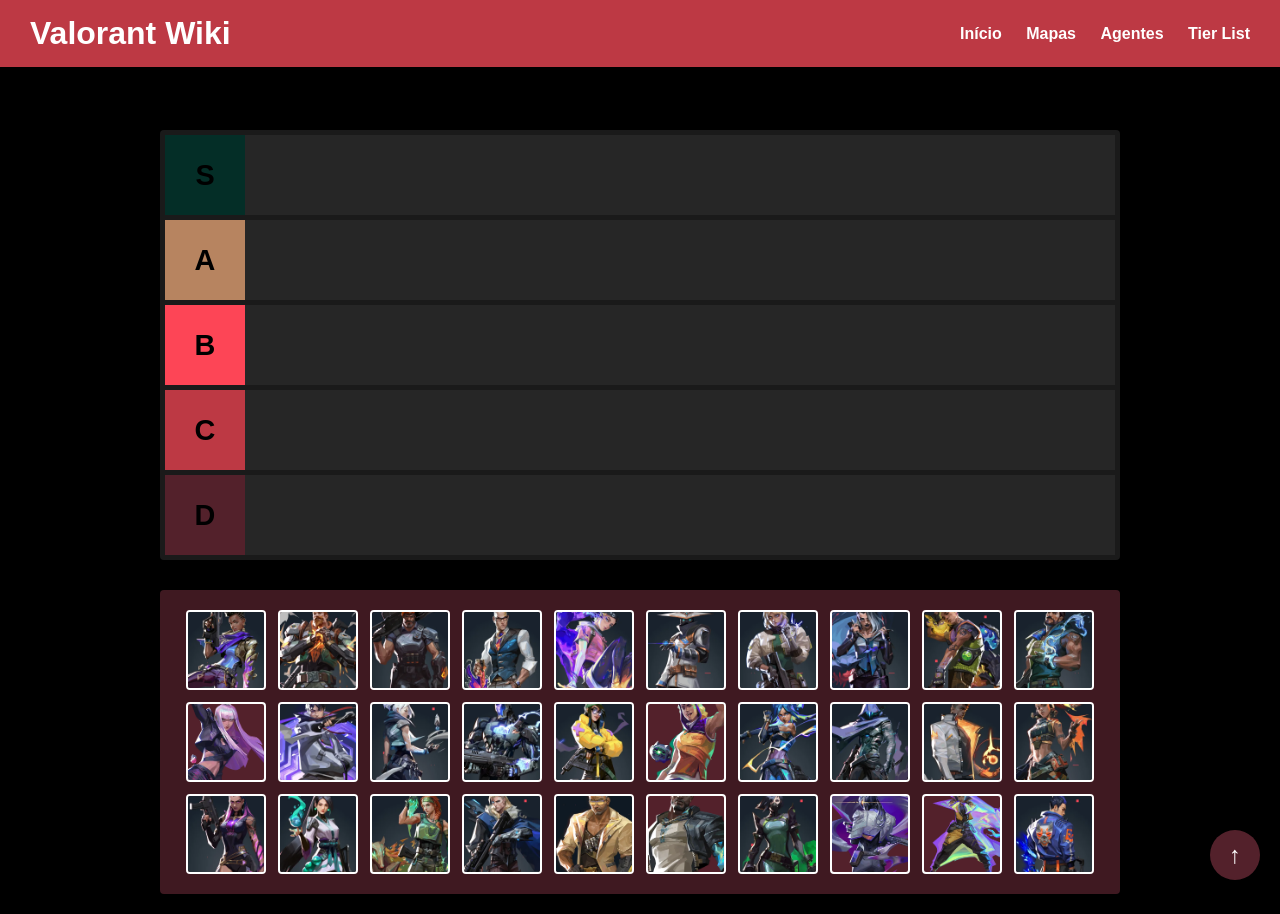
<file: tierlist.html>
<!DOCTYPE html>
<html lang="pt-BR">
<head>
    <meta charset="UTF-8">
    <meta name="viewport" content="width=device-width, initial-scale=1.0">
    <title>Tier List - Valorant Wiki</title>
    <link rel="stylesheet" href="style.css">
</head>
<body>

    <header class="cabecalho-fixo">
        <h1>Valorant Wiki</h1>
        <nav>
            <a href="index.html">Início</a>
            <a href="mapas.html">Mapas</a>
            <a href="agentes.html">Agentes</a>
            <a href="tierlist.html">Tier List</a>
        </nav>
    </header>

    <main class="conteudo">
    <div class="container-tierlist">
        
        <div class="quadro-ranks">
            <div class="linha-rank">
                <div class="label-rank rank-s">S</div>
                <div class="zona-drop" ondragover="allowDrop(event)" ondrop="drop(event)"></div>
            </div>
            <div class="linha-rank">
                <div class="label-rank rank-a">A</div>
                <div class="zona-drop" ondragover="allowDrop(event)" ondrop="drop(event)"></div>
            </div>
            <div class="linha-rank">
                <div class="label-rank rank-b">B</div>
                <div class="zona-drop" ondragover="allowDrop(event)" ondrop="drop(event)"></div>
            </div>
            <div class="linha-rank">
                <div class="label-rank rank-c">C</div>
                <div class="zona-drop" ondragover="allowDrop(event)" ondrop="drop(event)"></div>
            </div>
            <div class="linha-rank">
                <div class="label-rank rank-d">D</div>
                <div class="zona-drop" ondragover="allowDrop(event)" ondrop="drop(event)"></div>
            </div>
        </div>

        <div class="banco-itens" ondragover="allowDrop(event)" ondrop="drop(event)">
            <div class="item-tier" draggable="true" id="agent-1" ondragstart="drag(event)"><img src="img Agentes/Astra.webp" alt="Item 1"></div>
            <div class="item-tier" draggable="true" id="agent-2" ondragstart="drag(event)"><img src="img Agentes/Breach.webp" alt="Item 2"></div>
            <div class="item-tier" draggable="true" id="agent-3" ondragstart="drag(event)"><img src="img Agentes/Brimstone.webp" alt="Item 3"></div>
            <div class="item-tier" draggable="true" id="agent-4" ondragstart="drag(event)"><img src="img Agentes/Chamber.webp" alt="Item 4"></div>
            <div class="item-tier" draggable="true" id="agent-5" ondragstart="drag(event)"><img src="img Agentes/Clove.webp" alt="Item 5"></div>
            <div class="item-tier" draggable="true" id="agent-6" ondragstart="drag(event)"><img src="img Agentes/Cypher.webp" alt="Item 6"></div>
            <div class="item-tier" draggable="true" id="agent-7" ondragstart="drag(event)"><img src="img Agentes/Deadlock.webp" alt="Item 7"></div>
            <div class="item-tier" draggable="true" id="agent-8" ondragstart="drag(event)"><img src="img Agentes/Fade.webp" alt="Item 8"></div>
            <div class="item-tier" draggable="true" id="agent-9" ondragstart="drag(event)"><img src="img Agentes/Gekko.webp" alt="Item 9"></div>
            <div class="item-tier" draggable="true" id="agent-10" ondragstart="drag(event)"><img src="img Agentes/Harbor.webp" alt="Item 10"></div>
            <div class="item-tier" draggable="true" id="agent-11" ondragstart="drag(event)"><img src="img Agentes/Hush.webp" alt="Item 11"></div>
            <div class="item-tier" draggable="true" id="agent-12" ondragstart="drag(event)"><img src="img Agentes/Iso.webp" alt="Item 12"></div>
            <div class="item-tier" draggable="true" id="agent-13" ondragstart="drag(event)"><img src="img Agentes/Jett.webp" alt="Item 13"></div>
            <div class="item-tier" draggable="true" id="agent-14" ondragstart="drag(event)"><img src="img Agentes/Kayo.webp" alt="Item 14"></div>
            <div class="item-tier" draggable="true" id="agent-15" ondragstart="drag(event)"><img src="img Agentes/Killjoy.webp" alt="Item 15"></div>
            <div class="item-tier" draggable="true" id="agent-16" ondragstart="drag(event)"><img src="img Agentes/Miks.webp" alt="Item 16"></div>
            <div class="item-tier" draggable="true" id="agent-17" ondragstart="drag(event)"><img src="img Agentes/Neon.webp" alt="Item 17"></div>
            <div class="item-tier" draggable="true" id="agent-18" ondragstart="drag(event)"><img src="img Agentes/Omen.webp" alt="Item 18"></div>
            <div class="item-tier" draggable="true" id="agent-19" ondragstart="drag(event)"><img src="img Agentes/Phoenix.webp" alt="Item 19"></div>
            <div class="item-tier" draggable="true" id="agent-20" ondragstart="drag(event)"><img src="img Agentes/Raze.webp" alt="Item 20"></div>
            <div class="item-tier" draggable="true" id="agent-21" ondragstart="drag(event)"><img src="img Agentes/Reyna.webp" alt="Item 21"></div>
            <div class="item-tier" draggable="true" id="agent-22" ondragstart="drag(event)"><img src="img Agentes/Sage.webp" alt="Item 22"></div>
            <div class="item-tier" draggable="true" id="agent-23" ondragstart="drag(event)"><img src="img Agentes/Skye.webp" alt="Item 23"></div>
            <div class="item-tier" draggable="true" id="agent-24" ondragstart="drag(event)"><img src="img Agentes/Sova.webp" alt="Item 24"></div>
            <div class="item-tier" draggable="true" id="agent-25" ondragstart="drag(event)"><img src="img Agentes/Tejo.webp" alt="Item 25"></div>
            <div class="item-tier" draggable="true" id="agent-26" ondragstart="drag(event)"><img src="img Agentes/Veto.webp" alt="Item 26"></div>
            <div class="item-tier" draggable="true" id="agent-27" ondragstart="drag(event)"><img src="img Agentes/Viper.webp" alt="Item 27"></div>
            <div class="item-tier" draggable="true" id="agent-28" ondragstart="drag(event)"><img src="img Agentes/Vyse.webp" alt="Item 28"></div>
            <div class="item-tier" draggable="true" id="agent-29" ondragstart="drag(event)"><img src="img Agentes/Waylay.webp" alt="Item 29"></div>
            <div class="item-tier" draggable="true" id="agent-30" ondragstart="drag(event)"><img src="img Agentes/Yoru.webp" alt="Item 30"></div>
        </div>

    </div>
</main>

<script>
function allowDrop(ev) {
    ev.preventDefault();
}

function drag(ev) {
    ev.dataTransfer.setData("text", ev.target.id);
}

function drop(ev) {
    ev.preventDefault();
    var data = ev.dataTransfer.getData("text");
    var target = ev.target;
    
    if (target.classList.contains('zona-drop') || target.classList.contains('banco-itens')) {
        target.appendChild(document.getElementById(data));
    }
}
</script>

    <a href="#" class="botao-topo">↑</a>

</body>
</html>
</file>
<file: style.css>
* {
    margin: 0;
    padding: 0;
    box-sizing: border-box;
}

body {
    font-family: Arial, sans-serif;
    background-color: #000000;
}

.botao-topo {
    position: fixed;
    bottom: 20px;
    right: 20px;
    width: 50px;
    height: 50px;
    background-color: #53212b;
    color: #ffffff;
    text-decoration: none;
    font-size: 1.5rem;
    font-weight: bold;
    border-radius: 50%;
    box-shadow: 0 4px 10px rgba(0, 0, 0, 0.3);
    z-index: 2000;
    
    display: flex;
    justify-content: center;
    align-items: center;
    
    transition: background-color 0.2s ease;
}

.botao-topo:hover {
    background-color: #3f1921;
}


.cabecalho-fixo {
    position: absolute;
    top: 0;
    left: 0;
    width: 100%;
    background-color: #bd3944;
    color: white;
    display: flex;
    justify-content: space-between;
    align-items: center;
    padding: 15px 30px;
    z-index: 1000;
}


.cabecalho-fixo nav a {
    color: white;
    text-decoration: none;
    margin-left: 20px;
    font-weight: bold;
}

.conteudo {
    padding-top: 90px;
    padding-left: 20px;
    padding-right: 20px;
    padding-bottom: 20px;
}


/* Container que centraliza as 30 seções na página */
.container-secoes {
    max-width: 1000px;
    margin: 100px auto 0 auto;
    display: flex;
    flex-direction: column;
    gap: 25px;
}


/* Caixa de cada seção individual */
.secao-item {
    background-color: #f9f9f9;
    border-left: 5px solid #bd3944;
    border-radius: 4px;
    padding: 20px;
    display: grid;
    grid-template-columns: 250px 1fr;
    gap: 20px;
    align-items: center;
    box-shadow: 0 2px 5px rgba(0,0,0,0.05);
}

.secao-item img {
    width: 100%;
    max-width: 250px;
    height: auto;
    border-radius: 4px;
}

/* Formatação do texto ao lado da imagem */
.secao-texto h3 {
    margin-bottom: 8px;
    color: #222;
    font-size: 1.3rem;
}

.secao-texto p {
    color: #555;
    line-height: 1.6;
}

.secao-item-mapas {
    background-color: #f9f9f9;
    border-left: 5px solid #bd3944;
    border-radius: 4px;
    padding: 20px;
    display: grid;
    grid-template-columns: 500px 1fr;
    gap: 20px;
    align-items: center;
    box-shadow: 0 8px 20px rgba(0,0,0,0.05);
}

.imagens-mapa {
    display: grid;
    grid-template-columns: 1fr 1fr;
    gap: 10px;
    width: 100%;
}

.imagens-mapa img {
    width: 100%;
    height: auto;
    border-radius: 4px;
    object-fit: cover;
}

.container-lore {
    max-width: 900px;
    margin: 100px auto 0 auto;
    padding: 0 20px;
}

.titulo-lore {
    color: #ffffff;
    font-size: 2rem;
    text-align: center;
    margin-bottom: 40px;
    text-transform: uppercase;
    letter-spacing: 2px;
}

.timeline {
    position: relative;
    border-left: 4px solid #53212b;
    padding-left: 30px;
    margin-left: 20px;
    display: flex;
    flex-direction: column;
    gap: 30px;
}

.timeline-item {
    position: relative;
}

.timeline-badge {
    position: absolute;
    left: -57px;
    top: 0;
    width: 50px;
    height: 50px;
    background-color: #53212b;
    border: 3px solid #bd3944;
    color: #ffffff;
    border-radius: 50%;
    font-weight: bold;
    font-size: 1.1rem;
    
    display: flex;
    justify-content: center;
    align-items: center;
}

.timeline-item .secao-texto {
    background-color: #f1ebed;
    border-left: 5px solid #53212b;
    border-radius: 4px;
    padding: 25px;
    box-shadow: 0 4px 10px rgba(0,0,0,0.2);
}

.timeline-item .secao-texto p {
    margin-bottom: 12px;
}

.timeline-item .secao-texto p:last-child {
    margin-bottom: 0;
}

.container-tierlist {
    max-width: 1000px;
    margin: 40px auto 0 auto;
    padding: 0 20px;
    display: flex;
    flex-direction: column;
    gap: 30px;
}

.quadro-ranks {
    display: flex;
    flex-direction: column;
    gap: 5px;
    background-color: #1a1a1a;
    padding: 5px;
    border-radius: 4px;
}

.linha-rank {
    display: flex;
    background-color: #262626;
    min-height: 80px;
}

.label-rank {
    width: 80px;
    min-width: 80px;
    display: flex;
    justify-content: center;
    align-items: center;
    font-size: 1.8rem;
    font-weight: bold;
    color: #000000;
}

.rank-b { background-color: #fd4556; }
.rank-c { background-color: #bd3944; }
.rank-d { background-color: #53212b; }
.rank-a { background-color: #b78460; }
.rank-s { background-color: #042e27; }

.zona-drop {
    display: flex;
    flex-wrap: wrap;
    gap: 10px;
    padding: 10px;
    width: 100%;
}

.banco-itens {
    display: flex;
    flex-wrap: wrap;
    gap: 12px;
    background-color: #3f1921;
    padding: 20px;
    border-radius: 4px;
    justify-content: center;
}

.item-tier {
    width: 80px;
    height: 80px;
    background-color: #53212b;
    border: 2px solid #ffffff;
    color: #ffffff;
    font-weight: bold;
    font-size: 0.9rem;
    border-radius: 4px;
    cursor: grab;
    
    display: flex;
    justify-content: center;
    align-items: center;
    text-align: center;
}

.item-tier {
    width: 80px;
    height: 80px;
    background-color: #53212b;
    border: 2px solid #ffffff;
    border-radius: 4px;
    cursor: grab;
    overflow: hidden; /* Corta qualquer parte da imagem que tente vazar do quadrado */
    display: flex;
    justify-content: center;
    align-items: center;
}

.item-tier img {
    width: 100%;
    height: 100%;
    object-fit: cover; /* Ajusta e corta a foto para preencher o espaço mantendo a proporção */
    pointer-events: none;
}
</file>
